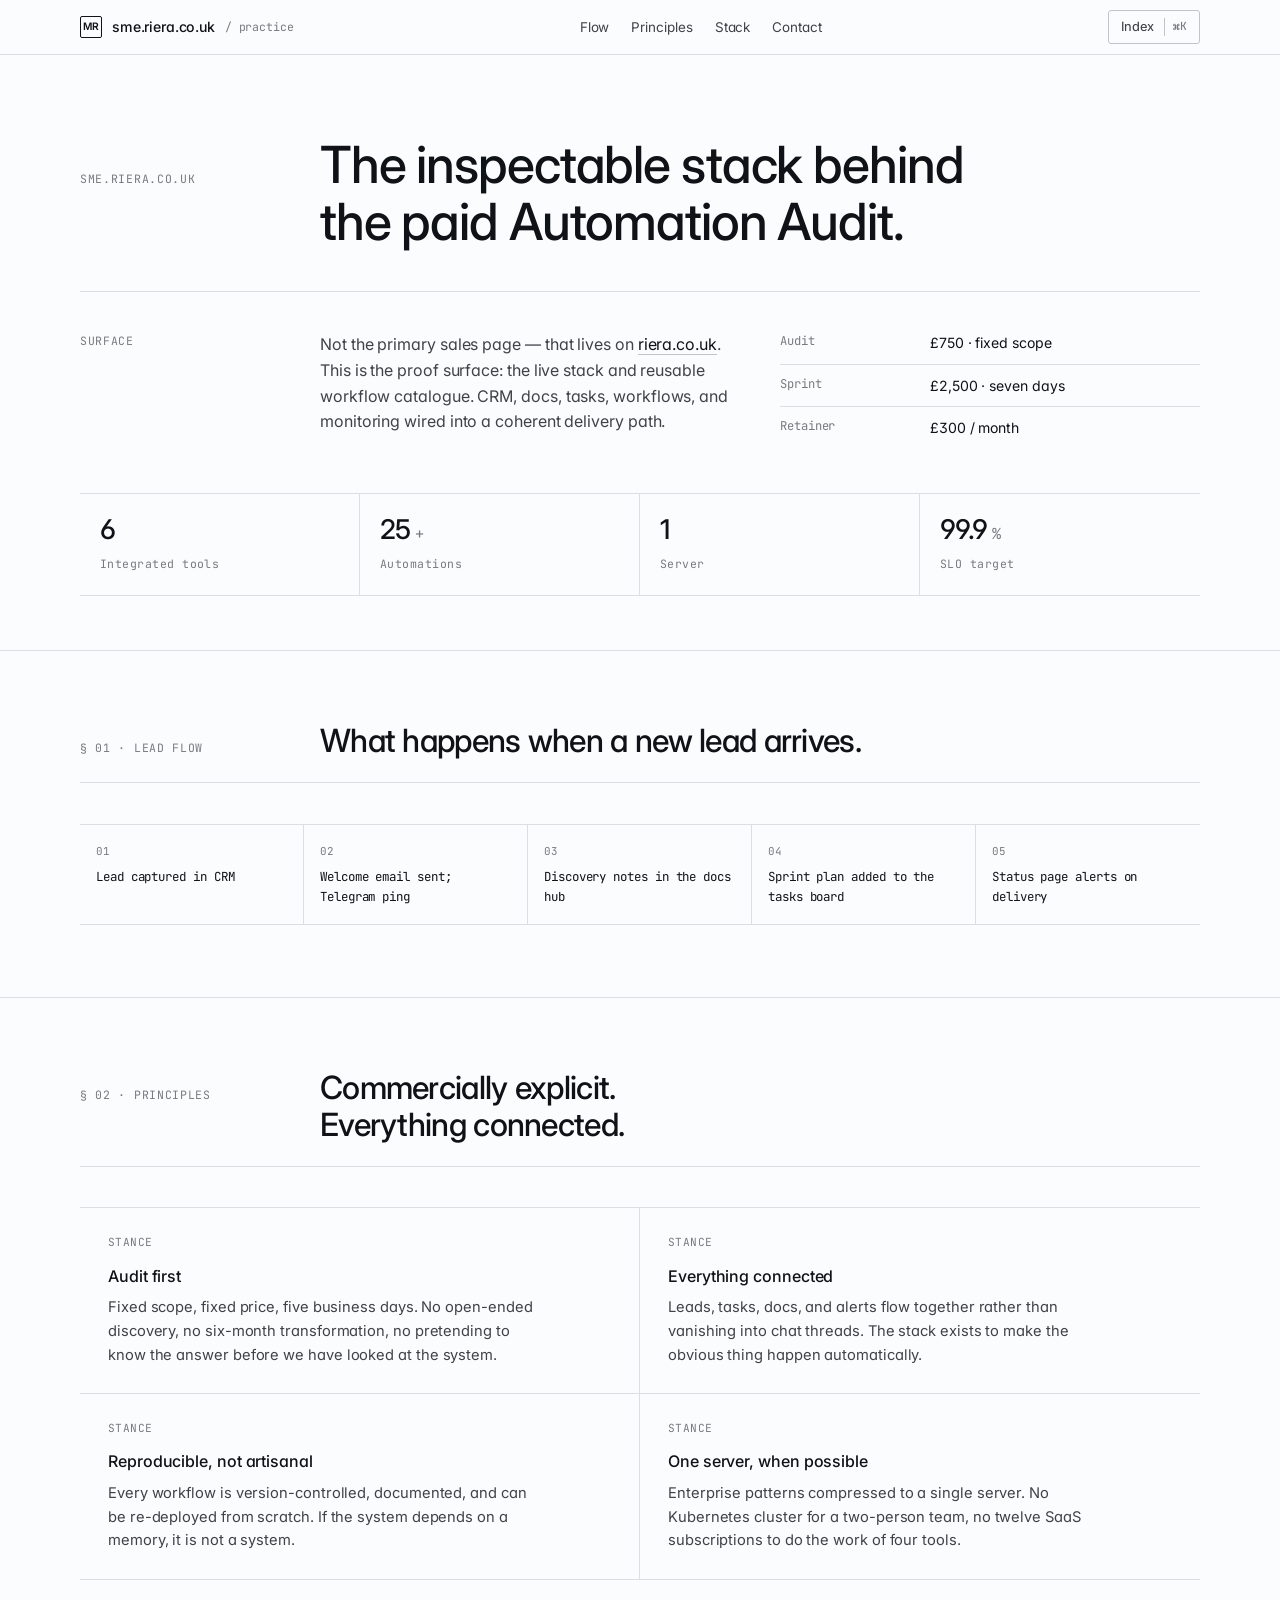
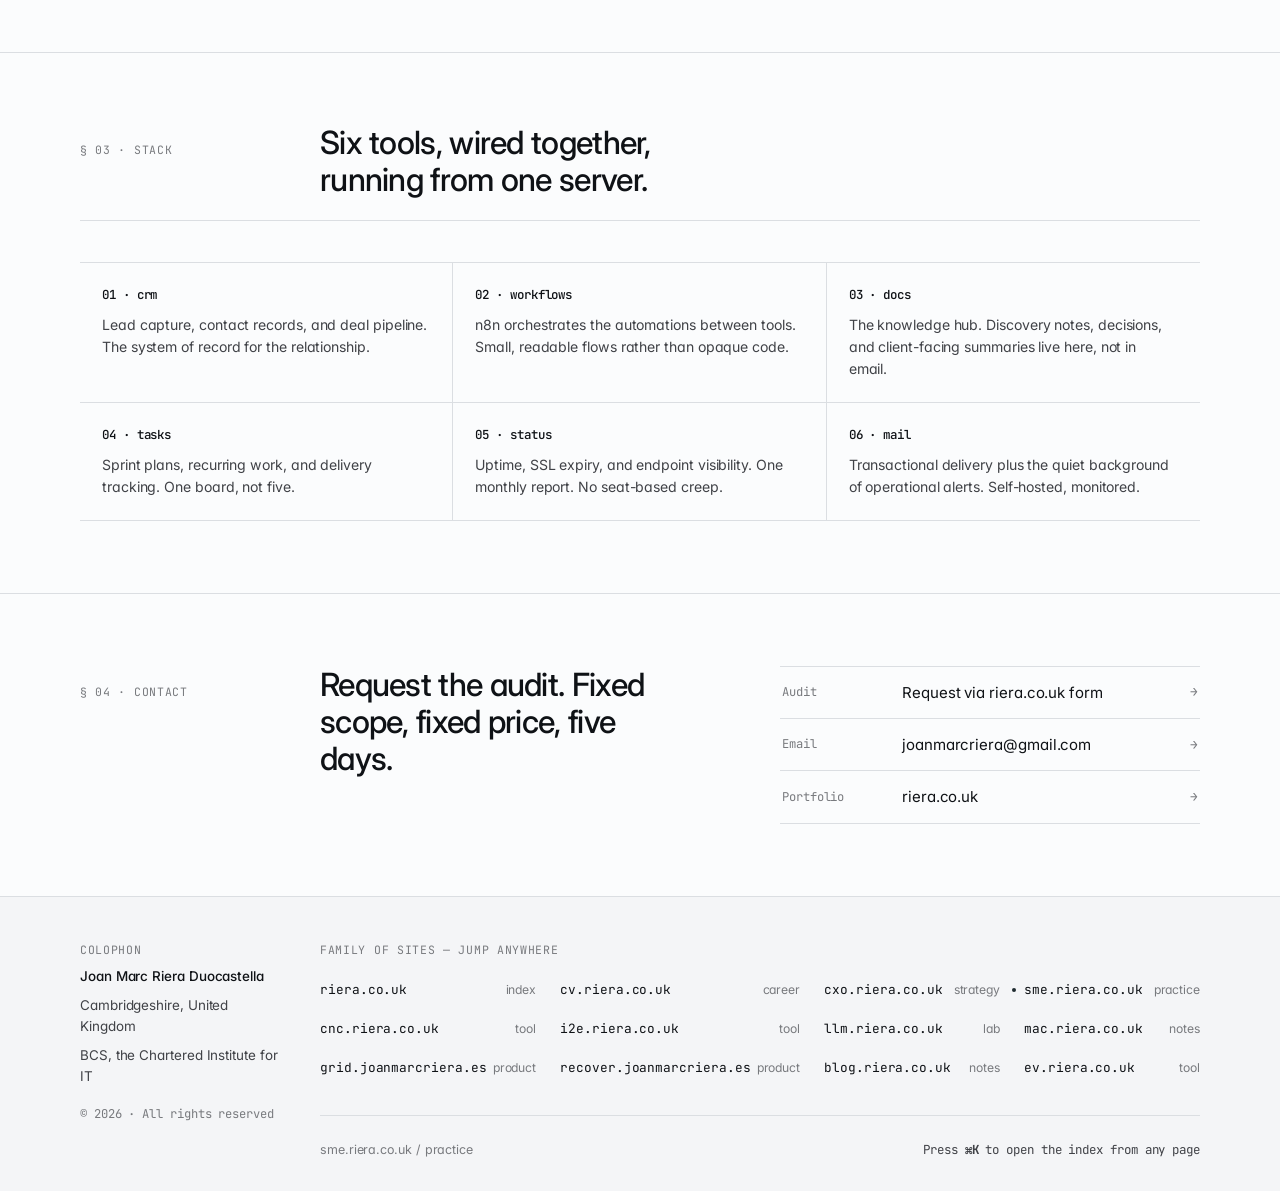
<file: index.html>
<!DOCTYPE html>
<html lang="en-GB" data-site="sme">
<head>
    <meta charset="UTF-8">
    <meta name="viewport" content="width=device-width, initial-scale=1.0">
    <meta name="description" content="The inspectable stack behind the paid Automation Audit. CRM, docs, tasks, workflows, and monitoring wired into a coherent delivery path.">
    <meta name="theme-color" content="#1f2436">
    <link rel="canonical" href="https://sme.riera.co.uk/">
    <meta property="og:title" content="SME Automation — The inspectable stack">
    <meta property="og:description" content="Proof surface for the Automation Audit. Self-hosted, reproducible, and deliberately small.">
    <meta property="og:type" content="website">
    <meta property="og:url" content="https://sme.riera.co.uk/">
    <title>SME Automation — Inspectable Stack</title>
    <link rel="preconnect" href="https://fonts.googleapis.com">
    <link rel="preconnect" href="https://fonts.gstatic.com" crossorigin>
    <link href="https://fonts.googleapis.com/css2?family=Inter:wght@300;400;450;500;600&family=JetBrains+Mono:wght@400;500&display=swap" rel="stylesheet">
    <link rel="stylesheet" href="styles.css">
</head>
<body>

<header class="chrome-top">
    <div class="inner">
        <a class="brand" href="https://riera.co.uk/">
            <span class="mark">MR</span>
            <span>sme.riera.co.uk</span>
            <span class="sub">/ practice</span>
        </a>
        <nav class="chrome-nav">
            <a href="#flow">Flow</a>
            <a href="#principles">Principles</a>
            <a href="#stack">Stack</a>
            <a href="#contact">Contact</a>
        </nav>
        <button class="switch-btn" id="switcher-open" aria-label="Open site index">
            <span>Index</span>
            <span class="kbd">⌘K</span>
        </button>
    </div>
</header>

<div class="switcher" id="switcher" role="dialog" aria-modal="true" aria-label="Portfolio site index">
    <div class="switcher-card">
        <div class="switcher-head">
            <span class="title">Portfolio index — jump to site</span>
            <button class="close" id="switcher-close" aria-label="Close">Esc</button>
        </div>
        <div class="switcher-list" id="switcher-list"></div>
    </div>
</div>

<main>

    <section class="sub-hero">
        <div class="container">
            <div class="sub-head-grid">
                <span class="label">sme.riera.co.uk</span>
                <h1>The inspectable stack behind the paid Automation Audit.</h1>
            </div>
            <div class="meta-grid">
                <span class="label">Surface</span>
                <p class="deck">Not the primary sales page — that lives on <a href="https://riera.co.uk/" style="border-bottom: 1px solid var(--line-2); color: var(--ink);">riera.co.uk</a>. This is the proof surface: the live stack and reusable workflow catalogue. CRM, docs, tasks, workflows, and monitoring wired into a coherent delivery path.</p>
                <div class="signal-list">
                    <div class="signal-row"><span class="k">Audit</span><span>£750 · fixed scope</span></div>
                    <div class="signal-row"><span class="k">Sprint</span><span>£2,500 · seven days</span></div>
                    <div class="signal-row"><span class="k">Retainer</span><span>£300 / month</span></div>
                </div>
            </div>
            <div class="stat-strip">
                <div class="stat-cell"><span class="n">6</span><span class="l">Integrated tools</span></div>
                <div class="stat-cell"><span class="n">25<span class="u">+</span></span><span class="l">Automations</span></div>
                <div class="stat-cell"><span class="n">1</span><span class="l">Server</span></div>
                <div class="stat-cell"><span class="n">99.9<span class="u">%</span></span><span class="l">SLO target</span></div>
            </div>
        </div>
    </section>

    <section class="section" id="flow">
        <div class="container">
            <div class="sec-head">
                <span class="label">§ 01 · Lead flow</span>
                <h2 class="sec-title">What happens when a new lead arrives.</h2>
            </div>
            <div class="ingest">
                <div class="ingest-node" data-idx="01">Lead captured in CRM</div>
                <div class="ingest-node" data-idx="02">Welcome email sent; Telegram ping</div>
                <div class="ingest-node" data-idx="03">Discovery notes in the docs hub</div>
                <div class="ingest-node" data-idx="04">Sprint plan added to the tasks board</div>
                <div class="ingest-node" data-idx="05">Status page alerts on delivery</div>
            </div>
        </div>
    </section>

    <section class="section" id="principles">
        <div class="container">
            <div class="sec-head">
                <span class="label">§ 02 · Principles</span>
                <h2 class="sec-title">Commercially explicit. Everything connected.</h2>
            </div>
            <div class="panel-row">
                <div class="panel">
                    <span class="tag">Stance</span>
                    <h3>Audit first</h3>
                    <p>Fixed scope, fixed price, five business days. No open-ended discovery, no six-month transformation, no pretending to know the answer before we have looked at the system.</p>
                </div>
                <div class="panel">
                    <span class="tag">Stance</span>
                    <h3>Everything connected</h3>
                    <p>Leads, tasks, docs, and alerts flow together rather than vanishing into chat threads. The stack exists to make the obvious thing happen automatically.</p>
                </div>
                <div class="panel">
                    <span class="tag">Stance</span>
                    <h3>Reproducible, not artisanal</h3>
                    <p>Every workflow is version-controlled, documented, and can be re-deployed from scratch. If the system depends on a memory, it is not a system.</p>
                </div>
                <div class="panel">
                    <span class="tag">Stance</span>
                    <h3>One server, when possible</h3>
                    <p>Enterprise patterns compressed to a single server. No Kubernetes cluster for a two-person team, no twelve SaaS subscriptions to do the work of four tools.</p>
                </div>
            </div>
        </div>
    </section>

    <section class="section" id="stack">
        <div class="container">
            <div class="sec-head">
                <span class="label">§ 03 · Stack</span>
                <h2 class="sec-title">Six tools, wired together, running from one server.</h2>
            </div>
            <div class="kbd-grid">
                <div class="kbd-card"><code>01 · crm</code><p>Lead capture, contact records, and deal pipeline. The system of record for the relationship.</p></div>
                <div class="kbd-card"><code>02 · workflows</code><p>n8n orchestrates the automations between tools. Small, readable flows rather than opaque code.</p></div>
                <div class="kbd-card"><code>03 · docs</code><p>The knowledge hub. Discovery notes, decisions, and client-facing summaries live here, not in email.</p></div>
                <div class="kbd-card"><code>04 · tasks</code><p>Sprint plans, recurring work, and delivery tracking. One board, not five.</p></div>
                <div class="kbd-card"><code>05 · status</code><p>Uptime, SSL expiry, and endpoint visibility. One monthly report. No seat-based creep.</p></div>
                <div class="kbd-card"><code>06 · mail</code><p>Transactional delivery plus the quiet background of operational alerts. Self-hosted, monitored.</p></div>
            </div>
        </div>
    </section>

    <section class="contact" id="contact">
        <div class="container inner">
            <span class="label">§ 04 · Contact</span>
            <h2>Request the audit. Fixed scope, fixed price, five days.</h2>
            <div class="contact-links">
                <a class="contact-link" href="https://riera.co.uk/#practice">
                    <span class="k">Audit</span>
                    <span class="v">Request via riera.co.uk form</span>
                    <span class="a">→</span>
                </a>
                <a class="contact-link" href="mailto:joanmarcriera@gmail.com?subject=Automation%20Audit">
                    <span class="k">Email</span>
                    <span class="v">joanmarcriera@gmail.com</span>
                    <span class="a">→</span>
                </a>
                <a class="contact-link" href="https://riera.co.uk/">
                    <span class="k">Portfolio</span>
                    <span class="v">riera.co.uk</span>
                    <span class="a">→</span>
                </a>
            </div>
        </div>
    </section>

</main>

<footer class="chrome-footer">
    <div class="inner">
        <div class="foot-brand">
            <span class="label">Colophon</span>
            <span class="line">Joan Marc Riera Duocastella</span>
            <span>Cambridgeshire, United Kingdom</span>
            <span>BCS, the Chartered Institute for IT</span>
            <span class="stamp">© 2026 · All rights reserved</span>
        </div>
        <div>
            <div class="foot-family-label">Family of sites — jump anywhere</div>
            <div class="foot-grid" id="foot-grid"></div>
            <div class="foot-bottom">
                <span>sme.riera.co.uk / practice</span>
                <span class="mono">Press <strong>⌘K</strong> to open the index from any page</span>
            </div>
        </div>
    </div>
</footer>

<script src="chrome.js"></script>
</body>
</html>
</file>
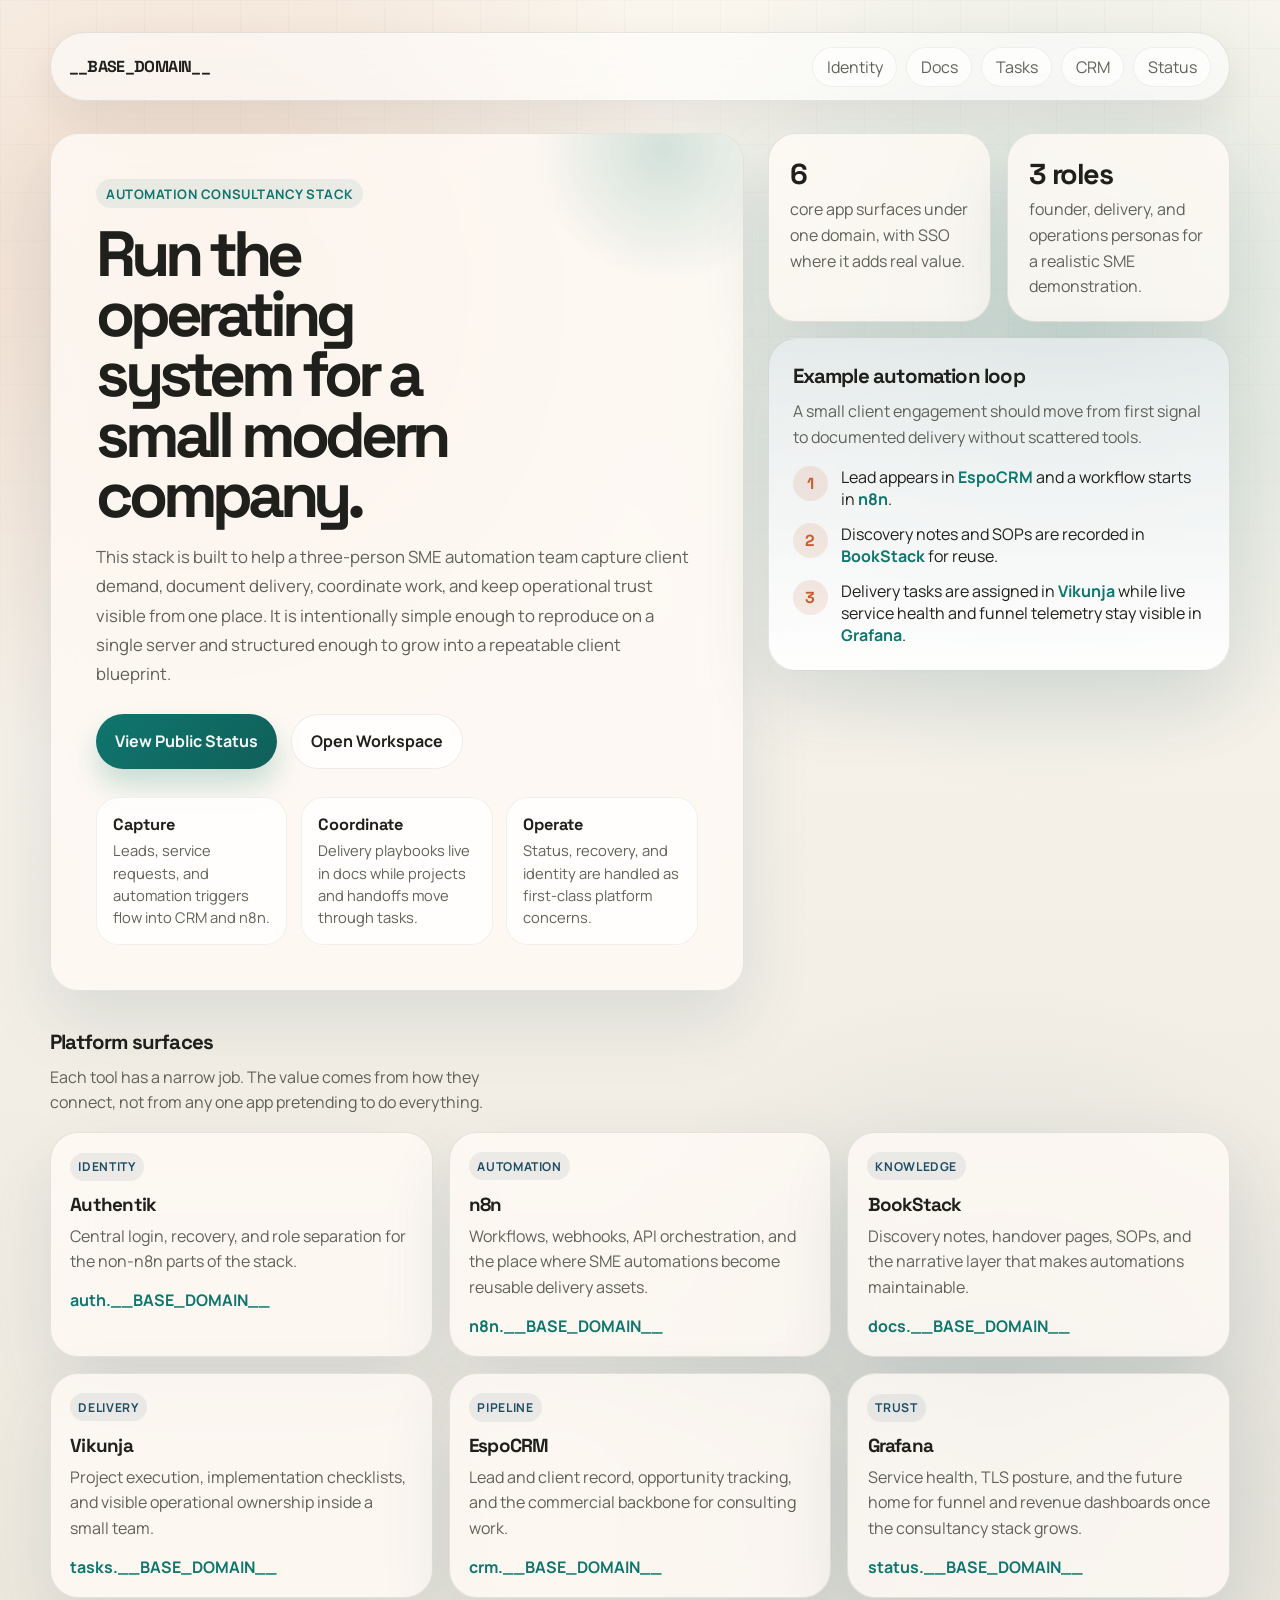
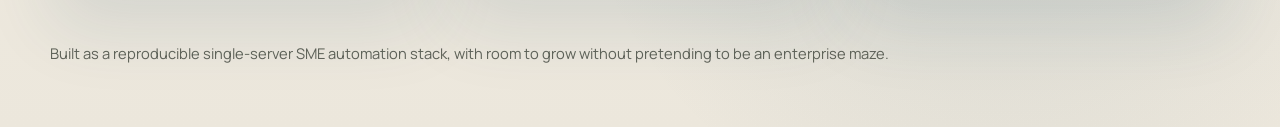
<file: scripts/server/templates/landing-page.html>
<!doctype html>
<html lang="en">
<head>
  <meta charset="utf-8">
  <meta name="viewport" content="width=device-width, initial-scale=1">
  <title>__BASE_DOMAIN__</title>
  <link rel="preconnect" href="https://fonts.googleapis.com">
  <link rel="preconnect" href="https://fonts.gstatic.com" crossorigin>
  <link href="https://fonts.googleapis.com/css2?family=Space+Grotesk:wght@400;500;700&family=Manrope:wght@400;500;700&display=swap" rel="stylesheet">
  <style>
    :root {
      --bg: #f3efe6;
      --panel: rgba(255, 251, 245, 0.8);
      --text: #1f1f1b;
      --muted: #5f6258;
      --line: rgba(31, 31, 27, 0.1);
      --accent: #0f766e;
      --accent-2: #c65d31;
      --accent-3: #204e64;
      --shadow: 0 30px 70px rgba(32, 78, 100, 0.12);
      --radius: 28px;
    }

    * {
      box-sizing: border-box;
    }

    html {
      scroll-behavior: smooth;
    }

    body {
      margin: 0;
      min-height: 100vh;
      font-family: "Manrope", "Avenir Next", "Segoe UI", sans-serif;
      color: var(--text);
      background:
        radial-gradient(circle at 15% 15%, rgba(198, 93, 49, 0.18), transparent 28%),
        radial-gradient(circle at 82% 20%, rgba(15, 118, 110, 0.16), transparent 26%),
        radial-gradient(circle at 78% 82%, rgba(32, 78, 100, 0.12), transparent 25%),
        linear-gradient(180deg, #faf6ee 0%, var(--bg) 58%, #ece7dc 100%);
    }

    body::before {
      content: "";
      position: fixed;
      inset: 0;
      background-image:
        linear-gradient(rgba(31, 31, 27, 0.04) 1px, transparent 1px),
        linear-gradient(90deg, rgba(31, 31, 27, 0.04) 1px, transparent 1px);
      background-size: 48px 48px;
      mask-image: linear-gradient(180deg, rgba(0, 0, 0, 0.5), transparent 85%);
      pointer-events: none;
    }

    a {
      color: inherit;
      text-decoration: none;
    }

    .shell {
      position: relative;
      width: min(1180px, calc(100% - 2rem));
      margin: 0 auto;
      padding: 2rem 0 4rem;
    }

    .topbar {
      display: flex;
      justify-content: space-between;
      align-items: center;
      gap: 1rem;
      margin-bottom: 2rem;
      padding: 0.85rem 1.1rem;
      border: 1px solid var(--line);
      border-radius: 999px;
      background: rgba(255, 255, 255, 0.58);
      backdrop-filter: blur(16px);
      box-shadow: 0 16px 40px rgba(31, 31, 27, 0.08);
    }

    .brand {
      font-family: "Space Grotesk", "Avenir Next", sans-serif;
      font-weight: 700;
      letter-spacing: -0.04em;
      font-size: 1rem;
    }

    .topbar-nav {
      display: flex;
      flex-wrap: wrap;
      gap: 0.55rem;
      justify-content: flex-end;
    }

    .nav-pill {
      padding: 0.5rem 0.85rem;
      border-radius: 999px;
      color: var(--muted);
      background: rgba(255, 255, 255, 0.65);
      border: 1px solid rgba(31, 31, 27, 0.06);
      transition: transform 180ms ease, background 180ms ease;
    }

    .nav-pill:hover {
      transform: translateY(-1px);
      background: rgba(255, 255, 255, 0.95);
    }

    .hero {
      display: grid;
      grid-template-columns: minmax(0, 1.2fr) minmax(320px, 0.8fr);
      gap: 1.5rem;
      align-items: stretch;
      margin-bottom: 1.5rem;
    }

    .hero-card,
    .metric-card,
    .tool-card,
    .flow-card {
      position: relative;
      overflow: hidden;
      border-radius: var(--radius);
      border: 1px solid var(--line);
      background: var(--panel);
      backdrop-filter: blur(18px);
      box-shadow: var(--shadow);
    }

    .hero-card {
      padding: 2.8rem;
    }

    .hero-card::after {
      content: "";
      position: absolute;
      width: 18rem;
      height: 18rem;
      right: -4rem;
      top: -8rem;
      background: radial-gradient(circle, rgba(15, 118, 110, 0.18), transparent 65%);
      pointer-events: none;
    }

    .eyebrow {
      display: inline-flex;
      gap: 0.5rem;
      align-items: center;
      padding: 0.35rem 0.65rem;
      border-radius: 999px;
      background: rgba(15, 118, 110, 0.08);
      color: var(--accent);
      font-size: 0.82rem;
      font-weight: 700;
      letter-spacing: 0.04em;
      text-transform: uppercase;
    }

    h1 {
      margin: 1rem 0 0.9rem;
      font-family: "Space Grotesk", "Avenir Next", sans-serif;
      font-size: clamp(2.8rem, 5vw, 5.6rem);
      line-height: 0.94;
      letter-spacing: -0.08em;
      max-width: 10ch;
    }

    .hero-copy {
      max-width: 60ch;
      font-size: 1.05rem;
      line-height: 1.75;
      color: var(--muted);
      margin-bottom: 1.6rem;
    }

    .hero-actions {
      display: flex;
      flex-wrap: wrap;
      gap: 0.85rem;
      margin-bottom: 1.8rem;
    }

    .button {
      display: inline-flex;
      align-items: center;
      justify-content: center;
      padding: 0.95rem 1.2rem;
      border-radius: 999px;
      font-weight: 700;
      transition: transform 180ms ease, box-shadow 180ms ease, background 180ms ease;
    }

    .button-primary {
      background: linear-gradient(135deg, var(--accent), #105f5a);
      color: #f7faf9;
      box-shadow: 0 16px 28px rgba(15, 118, 110, 0.22);
    }

    .button-secondary {
      background: rgba(255, 255, 255, 0.72);
      color: var(--text);
      border: 1px solid rgba(31, 31, 27, 0.08);
    }

    .button:hover {
      transform: translateY(-2px);
    }

    .highlights {
      display: grid;
      grid-template-columns: repeat(3, minmax(0, 1fr));
      gap: 0.85rem;
    }

    .highlight {
      padding: 1rem;
      border-radius: 22px;
      background: rgba(255, 255, 255, 0.72);
      border: 1px solid rgba(31, 31, 27, 0.06);
    }

    .highlight strong {
      display: block;
      font-family: "Space Grotesk", sans-serif;
      font-size: 1.02rem;
      margin-bottom: 0.25rem;
    }

    .highlight span {
      color: var(--muted);
      font-size: 0.92rem;
      line-height: 1.5;
    }

    .hero-side {
      display: grid;
      gap: 1rem;
      align-content: start;
    }

    .metric-card {
      padding: 1.35rem;
    }

    .metric-card strong {
      display: block;
      font-family: "Space Grotesk", sans-serif;
      font-size: 1.8rem;
      letter-spacing: -0.05em;
      margin-bottom: 0.35rem;
    }

    .metric-card p,
    .flow-card p {
      margin: 0;
      color: var(--muted);
      line-height: 1.6;
    }

    .metric-grid {
      display: grid;
      grid-template-columns: repeat(2, minmax(0, 1fr));
      gap: 1rem;
    }

    .flow-card {
      padding: 1.5rem;
      background:
        linear-gradient(180deg, rgba(32, 78, 100, 0.08), rgba(255, 255, 255, 0.7)),
        rgba(255, 255, 255, 0.74);
    }

    .flow-card h2,
    .section-header h2 {
      margin: 0 0 0.6rem;
      font-family: "Space Grotesk", sans-serif;
      font-size: 1.28rem;
      letter-spacing: -0.04em;
    }

    .flow-list {
      display: grid;
      gap: 0.8rem;
      margin-top: 1rem;
    }

    .flow-step {
      display: grid;
      grid-template-columns: 2.2rem minmax(0, 1fr);
      gap: 0.85rem;
      align-items: start;
    }

    .flow-step b {
      display: inline-flex;
      align-items: center;
      justify-content: center;
      width: 2.2rem;
      height: 2.2rem;
      border-radius: 50%;
      font-family: "Space Grotesk", sans-serif;
      background: rgba(198, 93, 49, 0.12);
      color: var(--accent-2);
    }

    .section-header {
      display: flex;
      justify-content: space-between;
      align-items: end;
      gap: 1rem;
      margin: 2.4rem 0 1rem;
    }

    .section-header p {
      margin: 0;
      color: var(--muted);
      max-width: 48ch;
      line-height: 1.6;
    }

    .tool-grid {
      display: grid;
      grid-template-columns: repeat(3, minmax(0, 1fr));
      gap: 1rem;
    }

    .tool-card {
      padding: 1.2rem;
      transition: transform 180ms ease, border-color 180ms ease, background 180ms ease;
    }

    .tool-card:hover {
      transform: translateY(-4px);
      border-color: rgba(15, 118, 110, 0.28);
      background: rgba(255, 255, 255, 0.92);
    }

    .tool-card .tag {
      display: inline-flex;
      margin-bottom: 0.75rem;
      padding: 0.35rem 0.55rem;
      border-radius: 999px;
      font-size: 0.76rem;
      font-weight: 700;
      text-transform: uppercase;
      letter-spacing: 0.05em;
      color: var(--accent-3);
      background: rgba(32, 78, 100, 0.08);
    }

    .tool-card h3 {
      margin: 0 0 0.4rem;
      font-family: "Space Grotesk", sans-serif;
      font-size: 1.18rem;
      letter-spacing: -0.04em;
    }

    .tool-card p {
      margin: 0 0 0.9rem;
      color: var(--muted);
      line-height: 1.6;
    }

    .tool-link {
      font-weight: 700;
      color: var(--accent);
    }

    footer {
      margin-top: 1.6rem;
      padding: 1.2rem 0 0;
      color: var(--muted);
      font-size: 0.92rem;
    }

    @media (max-width: 980px) {
      .hero,
      .tool-grid {
        grid-template-columns: 1fr;
      }

      .metric-grid,
      .highlights {
        grid-template-columns: 1fr;
      }

      .section-header {
        align-items: start;
        flex-direction: column;
      }
    }

    @media (max-width: 640px) {
      .shell {
        width: min(100% - 1rem, 1180px);
        padding-top: 1rem;
      }

      .topbar {
        border-radius: 24px;
        padding: 1rem;
      }

      .hero-card,
      .metric-card,
      .flow-card,
      .tool-card {
        border-radius: 24px;
      }

      .hero-card {
        padding: 1.5rem;
      }

      h1 {
        max-width: 12ch;
      }
    }
  </style>
</head>
<body>
  <div class="shell">
    <header class="topbar">
      <div class="brand">__BASE_DOMAIN__</div>
      <nav class="topbar-nav" aria-label="Platform areas">
        <a class="nav-pill" href="__AUTH_URL__">Identity</a>
        <a class="nav-pill" href="__DOCS_URL__">Docs</a>
        <a class="nav-pill" href="__TASKS_URL__">Tasks</a>
        <a class="nav-pill" href="__CRM_URL__">CRM</a>
        <a class="nav-pill" href="__STATUS_URL__">Status</a>
      </nav>
    </header>

    <section class="hero">
      <article class="hero-card">
        <div class="eyebrow">Automation Consultancy Stack</div>
        <h1>Run the operating system for a small modern company.</h1>
        <p class="hero-copy">
          This stack is built to help a three-person SME automation team capture client demand,
          document delivery, coordinate work, and keep operational trust visible from one place.
          It is intentionally simple enough to reproduce on a single server and structured enough
          to grow into a repeatable client blueprint.
        </p>
        <div class="hero-actions">
          <a class="button button-primary" href="__PUBLIC_STATUS_URL__">View Public Status</a>
          <a class="button button-secondary" href="__AUTH_URL__">Open Workspace</a>
        </div>
        <div class="highlights">
          <div class="highlight">
            <strong>Capture</strong>
            <span>Leads, service requests, and automation triggers flow into CRM and n8n.</span>
          </div>
          <div class="highlight">
            <strong>Coordinate</strong>
            <span>Delivery playbooks live in docs while projects and handoffs move through tasks.</span>
          </div>
          <div class="highlight">
            <strong>Operate</strong>
            <span>Status, recovery, and identity are handled as first-class platform concerns.</span>
          </div>
        </div>
      </article>

      <aside class="hero-side">
        <div class="metric-grid">
          <section class="metric-card">
            <strong>6</strong>
            <p>core app surfaces under one domain, with SSO where it adds real value.</p>
          </section>
          <section class="metric-card">
            <strong>3 roles</strong>
            <p>founder, delivery, and operations personas for a realistic SME demonstration.</p>
          </section>
        </div>
        <section class="flow-card">
          <h2>Example automation loop</h2>
          <p>A small client engagement should move from first signal to documented delivery without scattered tools.</p>
          <div class="flow-list">
            <div class="flow-step">
              <b>1</b>
              <div>Lead appears in <a class="tool-link" href="__CRM_URL__">EspoCRM</a> and a workflow starts in <a class="tool-link" href="__N8N_URL__">n8n</a>.</div>
            </div>
            <div class="flow-step">
              <b>2</b>
              <div>Discovery notes and SOPs are recorded in <a class="tool-link" href="__DOCS_URL__">BookStack</a> for reuse.</div>
            </div>
            <div class="flow-step">
              <b>3</b>
              <div>Delivery tasks are assigned in <a class="tool-link" href="__TASKS_URL__">Vikunja</a> while live service health and funnel telemetry stay visible in <a class="tool-link" href="__STATUS_URL__">Grafana</a>.</div>
            </div>
          </div>
        </section>
      </aside>
    </section>

    <section>
      <div class="section-header">
        <div>
          <h2>Platform surfaces</h2>
          <p>Each tool has a narrow job. The value comes from how they connect, not from any one app pretending to do everything.</p>
        </div>
      </div>

      <div class="tool-grid">
        <a class="tool-card" href="__AUTH_URL__">
          <span class="tag">Identity</span>
          <h3>Authentik</h3>
          <p>Central login, recovery, and role separation for the non-n8n parts of the stack.</p>
          <span class="tool-link">auth.__BASE_DOMAIN__</span>
        </a>

        <a class="tool-card" href="__N8N_URL__">
          <span class="tag">Automation</span>
          <h3>n8n</h3>
          <p>Workflows, webhooks, API orchestration, and the place where SME automations become reusable delivery assets.</p>
          <span class="tool-link">n8n.__BASE_DOMAIN__</span>
        </a>

        <a class="tool-card" href="__DOCS_URL__">
          <span class="tag">Knowledge</span>
          <h3>BookStack</h3>
          <p>Discovery notes, handover pages, SOPs, and the narrative layer that makes automations maintainable.</p>
          <span class="tool-link">docs.__BASE_DOMAIN__</span>
        </a>

        <a class="tool-card" href="__TASKS_URL__">
          <span class="tag">Delivery</span>
          <h3>Vikunja</h3>
          <p>Project execution, implementation checklists, and visible operational ownership inside a small team.</p>
          <span class="tool-link">tasks.__BASE_DOMAIN__</span>
        </a>

        <a class="tool-card" href="__CRM_URL__">
          <span class="tag">Pipeline</span>
          <h3>EspoCRM</h3>
          <p>Lead and client record, opportunity tracking, and the commercial backbone for consulting work.</p>
          <span class="tool-link">crm.__BASE_DOMAIN__</span>
        </a>

        <a class="tool-card" href="__STATUS_URL__">
          <span class="tag">Trust</span>
          <h3>Grafana</h3>
          <p>Service health, TLS posture, and the future home for funnel and revenue dashboards once the consultancy stack grows.</p>
          <span class="tool-link">status.__BASE_DOMAIN__</span>
        </a>
      </div>
    </section>

    <footer>
      Built as a reproducible single-server SME automation stack, with room to grow without pretending to be an enterprise maze.
    </footer>
  </div>
</body>
</html>
</file>
<file: styles.css>
/*
 * riera.co.uk — Portfolio System
 * Variation A · Neutral — Inter throughout, graphite accent
 * Shared design tokens used across the ecosystem.
 */

:root {
  --accent-h: 220;
  --accent-c: 0.02;
  --accent-l: 28%;

  --paper:   oklch(99% 0.002 250);
  --paper-2: oklch(97% 0.003 250);
  --ink:     oklch(18% 0.01 260);
  --ink-2:   oklch(38% 0.008 260);
  --ink-3:   oklch(58% 0.006 260);
  --line:    oklch(90% 0.006 250);
  --line-2:  oklch(82% 0.008 250);

  --accent:      oklch(var(--accent-l) var(--accent-c) var(--accent-h));
  --accent-2:    oklch(calc(var(--accent-l) - 6%) var(--accent-c) var(--accent-h));
  --accent-wash: oklch(var(--accent-l) var(--accent-c) var(--accent-h) / 0.06);

  --font-display: "Inter", "Helvetica Neue", system-ui, sans-serif;
  --font-body:    "Inter", "Helvetica Neue", system-ui, sans-serif;
  --font-mono:    "JetBrains Mono", ui-monospace, SFMono-Regular, Menlo, monospace;

  --display-tracking: -0.022em;
  --display-weight: 500;
  --body-tracking: -0.005em;
  --radius: 2px;
}

*, *::before, *::after { box-sizing: border-box; }
html { scroll-behavior: smooth; }

body {
  margin: 0;
  font-family: var(--font-body);
  font-size: 15.5px;
  line-height: 1.55;
  letter-spacing: var(--body-tracking);
  color: var(--ink);
  background: var(--paper);
  font-feature-settings: "ss01", "cv11";
  -webkit-font-smoothing: antialiased;
  text-rendering: optimizeLegibility;
}
h1, h2, h3, h4, p, ul, ol, figure { margin: 0; }
a { color: inherit; text-decoration: none; }
ul { padding: 0; list-style: none; }
button { font: inherit; }

.mono { font-family: var(--font-mono); }

.label {
  font-family: var(--font-mono);
  font-size: 0.72rem;
  letter-spacing: 0.06em;
  text-transform: uppercase;
  color: var(--ink-3);
}

.container {
  max-width: 1200px;
  margin: 0 auto;
  padding: 0 clamp(20px, 4vw, 40px);
}

/* ─── Top chrome ─── */
.chrome-top {
  position: sticky; top: 0; z-index: 50;
  background: color-mix(in oklab, var(--paper) 92%, transparent);
  backdrop-filter: saturate(140%) blur(12px);
  -webkit-backdrop-filter: saturate(140%) blur(12px);
  border-bottom: 1px solid var(--line);
}
.chrome-top .inner {
  max-width: 1200px; margin: 0 auto;
  padding: 0 clamp(20px, 4vw, 40px);
  height: 54px;
  display: flex; align-items: center; justify-content: space-between;
  gap: 24px;
}

.brand {
  display: inline-flex; align-items: center; gap: 10px;
  font-family: var(--font-body);
  font-size: 0.88rem;
  font-weight: 500;
  letter-spacing: -0.01em;
  color: var(--ink);
}
.brand .mark {
  display: inline-flex; align-items: center; justify-content: center;
  width: 22px; height: 22px;
  border: 1px solid var(--ink);
  border-radius: 2px;
  font-size: 0.64rem;
  font-weight: 600;
  letter-spacing: 0;
}
.brand .sub {
  font-family: var(--font-mono);
  font-size: 0.72rem;
  color: var(--ink-3);
  font-weight: 400;
}

.chrome-nav { display: flex; gap: 22px; align-items: center; }
.chrome-nav a {
  font-size: 0.84rem;
  color: var(--ink-2);
  transition: color 160ms;
}
.chrome-nav a:hover { color: var(--ink); }

.switch-btn {
  display: inline-flex; align-items: center; gap: 8px;
  padding: 6px 12px;
  border: 1px solid var(--line-2);
  border-radius: 3px;
  background: transparent;
  color: var(--ink-2);
  font-family: var(--font-body);
  font-size: 0.8rem;
  font-weight: 450;
  cursor: pointer;
  white-space: nowrap;
  flex-shrink: 0;
  transition: color 160ms, border-color 160ms, background 160ms;
}
.switch-btn:hover { color: var(--ink); border-color: var(--ink-2); }
.switch-btn .kbd {
  font-family: var(--font-mono);
  font-size: 0.7rem;
  color: var(--ink-3);
  border-left: 1px solid var(--line-2);
  padding-left: 8px;
  margin-left: 2px;
}

/* ─── Switcher (⌘K site index) ─── */
.switcher {
  position: fixed; inset: 0; z-index: 80;
  background: color-mix(in oklab, var(--paper) 60%, transparent);
  backdrop-filter: blur(8px);
  -webkit-backdrop-filter: blur(8px);
  display: none;
  align-items: flex-start; justify-content: center;
  padding-top: 12vh;
}
.switcher.open { display: flex; animation: fade 140ms ease; }
@keyframes fade { from { opacity: 0; } to { opacity: 1; } }

.switcher-card {
  width: min(780px, 92vw);
  background: var(--paper);
  border: 1px solid var(--line-2);
  border-radius: 4px;
  overflow: hidden;
  box-shadow: 0 24px 64px -24px oklch(0% 0 0 / 0.18);
}
.switcher-head {
  display: flex; justify-content: space-between; align-items: center;
  padding: 12px 18px;
  border-bottom: 1px solid var(--line);
}
.switcher-head .title {
  font-size: 0.82rem;
  font-weight: 500;
  color: var(--ink-2);
}
.switcher-head .close {
  background: none; border: none; color: var(--ink-3);
  cursor: pointer;
  font-family: var(--font-mono); font-size: 0.74rem;
}
.switcher-list { padding: 6px 0; max-height: 62vh; overflow: auto; }
.switch-row {
  display: grid;
  grid-template-columns: 40px 1fr auto;
  align-items: center;
  gap: 18px;
  padding: 12px 18px;
  cursor: pointer;
  border-left: 2px solid transparent;
  transition: background 140ms, border-color 140ms;
}
.switch-row:hover, .switch-row.is-focus {
  background: var(--paper-2);
  border-left-color: var(--accent);
}
.switch-row.is-current .row-url { color: var(--ink); font-weight: 500; }
.row-num {
  font-family: var(--font-mono);
  font-size: 0.76rem;
  color: var(--ink-3);
}
.row-body .row-title {
  font-size: 0.94rem;
  font-weight: 500;
  color: var(--ink);
  letter-spacing: -0.005em;
}
.row-body .row-desc {
  font-size: 0.82rem;
  color: var(--ink-2);
  margin-top: 2px;
}
.row-url {
  font-family: var(--font-mono);
  font-size: 0.78rem;
  color: var(--ink-2);
  white-space: nowrap;
}

/* ─── Hero ─── */
.hero {
  padding: clamp(70px, 11vh, 130px) 0 clamp(50px, 7vh, 80px);
  border-bottom: 1px solid var(--line);
}
.hero-head {
  display: grid;
  grid-template-columns: 200px 1fr;
  gap: 40px;
  align-items: baseline;
  padding-bottom: 52px;
  border-bottom: 1px solid var(--line);
  margin-bottom: 52px;
}
.hero-head .label { padding-top: 8px; }
.hero-h1 {
  font-family: var(--font-display);
  font-size: clamp(2.2rem, 4.6vw, 3.6rem);
  line-height: 1.1;
  letter-spacing: var(--display-tracking);
  font-weight: var(--display-weight);
  max-width: 22ch;
  text-wrap: balance;
  color: var(--ink);
}
.hero-meta {
  display: grid;
  grid-template-columns: 200px 1fr 1fr;
  gap: 40px;
}
.hero-meta .deck {
  font-size: 1rem;
  line-height: 1.6;
  color: var(--ink-2);
  max-width: 42ch;
  text-wrap: pretty;
}
.hero-meta .deck strong { color: var(--ink); font-weight: 500; }

.signal-list {
  display: grid; gap: 10px;
  align-content: start;
}
.signal-row {
  display: grid; grid-template-columns: 130px 1fr;
  gap: 20px;
  font-size: 0.88rem;
  color: var(--ink);
  padding-bottom: 10px;
  border-bottom: 1px solid var(--line);
}
.signal-row:last-child { border-bottom: none; }
.signal-row .k {
  color: var(--ink-3);
  font-family: var(--font-mono);
  font-size: 0.76rem;
}

/* ─── Sections ─── */
.section { padding: clamp(56px, 8vh, 96px) 0; }
.section + .section { border-top: 1px solid var(--line); }

.sec-head {
  display: grid;
  grid-template-columns: 200px 1fr;
  gap: 40px;
  margin-bottom: clamp(28px, 4.5vh, 48px);
  align-items: baseline;
  padding-bottom: 22px;
  border-bottom: 1px solid var(--line);
}
.sec-title {
  font-family: var(--font-display);
  font-size: clamp(1.5rem, 2.6vw, 2rem);
  letter-spacing: var(--display-tracking);
  font-weight: var(--display-weight);
  line-height: 1.15;
  max-width: 28ch;
  color: var(--ink);
  text-wrap: balance;
}

/* ─── Directory ─── */
.directory { border-top: 1px solid var(--ink); }
.dir-row {
  display: grid;
  grid-template-columns: 40px 1fr 2fr 110px 28px;
  gap: 24px;
  align-items: baseline;
  padding: 22px 4px;
  border-bottom: 1px solid var(--line);
  position: relative;
  transition: padding 220ms;
}
.dir-row::after {
  content: ""; position: absolute; left: 0; top: 0; bottom: 0;
  width: 0; background: var(--accent);
  transition: width 220ms ease;
}
.dir-row:hover::after { width: 2px; }
.dir-row:hover { padding-left: 14px; }
.dir-row:hover .dir-arrow { transform: translateX(4px); color: var(--ink); }
.dir-num {
  font-family: var(--font-mono);
  font-size: 0.78rem;
  color: var(--ink-3);
}
.dir-url {
  font-family: var(--font-mono);
  font-size: 0.86rem;
  color: var(--ink);
  letter-spacing: -0.01em;
  font-weight: 500;
}
.dir-title-row { display: flex; flex-direction: column; gap: 4px; }
.dir-title {
  font-size: 1rem;
  font-weight: 500;
  letter-spacing: -0.01em;
  line-height: 1.3;
  color: var(--ink);
}
.dir-desc {
  font-size: 0.88rem;
  color: var(--ink-2);
  line-height: 1.5;
  max-width: 52ch;
}
.dir-tag {
  font-family: var(--font-mono);
  font-size: 0.7rem;
  letter-spacing: 0.06em;
  text-transform: uppercase;
  color: var(--ink-3);
}
.dir-arrow {
  font-family: var(--font-mono);
  font-size: 0.95rem;
  color: var(--ink-3);
  transition: transform 180ms, color 180ms;
  justify-self: end;
}

/* ─── Prose ─── */
.prose {
  display: grid;
  grid-template-columns: 200px 1fr 1fr;
  gap: 40px;
  align-items: start;
}
.prose-col p {
  font-size: 0.98rem;
  color: var(--ink-2);
  line-height: 1.65;
  margin-bottom: 1em;
  text-wrap: pretty;
  max-width: 52ch;
}
.prose-col p:last-child { margin-bottom: 0; }
.prose-col p strong { color: var(--ink); font-weight: 500; }

/* ─── Practice table ─── */
.practice {
  display: grid;
  grid-template-columns: 200px 1fr;
  gap: 40px;
  align-items: start;
}
.practice-table { border-top: 1px solid var(--ink); }
.practice-row {
  display: grid;
  grid-template-columns: 80px 1fr 120px 40px;
  gap: 24px;
  padding: 22px 4px;
  border-bottom: 1px solid var(--line);
  align-items: baseline;
  position: relative;
  transition: padding 220ms;
}
.practice-row::after {
  content: ""; position: absolute; left: 0; top: 0; bottom: 0;
  width: 0; background: var(--accent);
  transition: width 220ms;
}
.practice-row:hover::after { width: 2px; }
.practice-row:hover { padding-left: 14px; }
.practice-phase {
  font-family: var(--font-mono);
  font-size: 0.78rem;
  color: var(--ink-3);
}
.practice-title {
  font-size: 1rem;
  font-weight: 500;
  color: var(--ink);
  letter-spacing: -0.005em;
}
.practice-desc {
  font-size: 0.88rem;
  color: var(--ink-2);
  line-height: 1.5;
  margin-top: 4px;
  max-width: 58ch;
}
.practice-price {
  font-family: var(--font-mono);
  font-size: 0.88rem;
  color: var(--ink);
  font-weight: 500;
  justify-self: end;
  white-space: nowrap;
}
.practice-price .u { color: var(--ink-3); font-weight: 400; }
.practice-row .practice-arrow {
  font-family: var(--font-mono);
  color: var(--ink-3);
  justify-self: end;
  font-size: 0.9rem;
}

/* ─── Contact ─── */
.contact {
  padding: clamp(56px, 8vh, 96px) 0;
  border-top: 1px solid var(--line);
}
.contact .inner {
  display: grid;
  grid-template-columns: 200px 1fr 1fr;
  gap: 40px;
  align-items: baseline;
}
.contact h2 {
  font-family: var(--font-display);
  font-size: clamp(1.5rem, 2.6vw, 2rem);
  letter-spacing: var(--display-tracking);
  font-weight: var(--display-weight);
  line-height: 1.15;
  max-width: 18ch;
}
.contact-links {
  display: flex; flex-direction: column;
  border-top: 1px solid var(--line);
}
.contact-link {
  display: grid;
  grid-template-columns: 100px 1fr auto;
  gap: 20px;
  align-items: center;
  padding: 14px 2px;
  border-bottom: 1px solid var(--line);
  transition: color 160ms, padding 220ms, background 160ms;
  position: relative;
}
.contact-link::after {
  content: ""; position: absolute; left: 0; top: 0; bottom: 0; width: 0;
  background: var(--accent);
  transition: width 220ms;
}
.contact-link:hover::after { width: 2px; }
.contact-link:hover { padding-left: 14px; }
.contact-link .k {
  font-family: var(--font-mono);
  font-size: 0.76rem;
  color: var(--ink-3);
}
.contact-link .v {
  font-size: 0.94rem;
  color: var(--ink);
  letter-spacing: -0.005em;
}
.contact-link .a {
  font-family: var(--font-mono);
  font-size: 0.8rem;
  color: var(--ink-3);
}
.contact-link:hover .a { color: var(--ink); }

/* ─── Stat strip ─── */
.stat-strip {
  display: grid; grid-template-columns: repeat(4, 1fr);
  border-top: 1px solid var(--line); border-bottom: 1px solid var(--line);
  margin-top: 44px;
}
.stat-cell {
  padding: 22px 20px 20px;
  border-right: 1px solid var(--line);
}
.stat-cell:last-child { border-right: none; }
.stat-cell .n {
  font-family: var(--font-display);
  font-size: 1.7rem;
  font-weight: var(--display-weight);
  letter-spacing: -0.02em;
  line-height: 1;
  display: block;
  margin-bottom: 8px;
  color: var(--ink);
}
.stat-cell .n .u {
  font-size: 0.56em;
  color: var(--ink-3);
  font-family: var(--font-mono);
  margin-left: 4px;
  font-weight: 400;
}
.stat-cell .l {
  font-family: var(--font-mono);
  font-size: 0.72rem;
  letter-spacing: 0.04em;
  color: var(--ink-3);
}

/* ─── Panels ─── */
.panel-row {
  display: grid; grid-template-columns: repeat(2, 1fr); gap: 0;
  border-top: 1px solid var(--line);
  border-bottom: 1px solid var(--line);
}
.panel {
  padding: 26px 28px;
  border-right: 1px solid var(--line);
  border-bottom: 1px solid var(--line);
}
.panel:nth-child(2n) { border-right: none; }
.panel:nth-last-child(-n+2) { border-bottom: none; }
.panel h3 {
  font-size: 1rem;
  font-weight: 500;
  letter-spacing: -0.005em;
  margin-bottom: 8px;
  color: var(--ink);
}
.panel p { font-size: 0.92rem; color: var(--ink-2); line-height: 1.6; max-width: 48ch; }
.panel .tag {
  font-family: var(--font-mono);
  font-size: 0.7rem;
  color: var(--ink-3);
  letter-spacing: 0.04em;
  text-transform: uppercase;
  margin-bottom: 12px;
  display: block;
}

/* ─── Timeline ─── */
.tl { border-top: 1px solid var(--ink); }
.tl-row {
  display: grid; grid-template-columns: 160px 1fr; gap: 40px;
  padding: 22px 4px;
  border-bottom: 1px solid var(--line);
}
.tl-date { font-family: var(--font-mono); font-size: 0.82rem; color: var(--ink-2); }
.tl-body h4 {
  font-size: 1rem;
  font-weight: 500;
  letter-spacing: -0.005em;
  margin-bottom: 2px;
  color: var(--ink);
}
.tl-body .org {
  font-size: 0.84rem;
  color: var(--ink-3);
  margin-bottom: 10px;
  font-family: var(--font-mono);
}
.tl-body p { font-size: 0.92rem; color: var(--ink-2); line-height: 1.6; max-width: 62ch; }

/* ─── Terminal ─── */
.terminal {
  background: var(--paper-2);
  border: 1px solid var(--line);
  border-radius: var(--radius);
  font-family: var(--font-mono);
  font-size: 0.8rem;
  overflow: hidden;
}
.terminal .head {
  padding: 10px 16px;
  border-bottom: 1px solid var(--line);
  display: flex; justify-content: space-between; color: var(--ink-3);
  font-size: 0.7rem;
}
.terminal .body { padding: 18px; line-height: 1.75; color: var(--ink-2); }
.terminal .prompt { color: var(--accent); }
.terminal .comment { color: var(--ink-3); }
.terminal .op { color: var(--ink); }

/* ─── kbd-grid ─── */
.kbd-grid {
  display: grid; grid-template-columns: repeat(3, 1fr);
  border-top: 1px solid var(--line); border-bottom: 1px solid var(--line);
}
.kbd-card {
  border-right: 1px solid var(--line);
  border-bottom: 1px solid var(--line);
  padding: 22px;
}
.kbd-card:nth-child(3n) { border-right: none; }
.kbd-card:nth-last-child(-n+3) { border-bottom: none; }
.kbd-card code {
  font-family: var(--font-mono); font-size: 0.78rem;
  color: var(--ink);
  display: block; margin-bottom: 10px;
  font-weight: 500;
}
.kbd-card p { font-size: 0.88rem; color: var(--ink-2); line-height: 1.55; }

/* ─── Ingest flow ─── */
.ingest {
  display: grid; grid-template-columns: repeat(5, 1fr); gap: 0;
  border-top: 1px solid var(--line); border-bottom: 1px solid var(--line);
  margin-top: 10px;
}
.ingest-node {
  padding: 18px 16px;
  font-family: var(--font-mono);
  font-size: 0.78rem;
  color: var(--ink);
  border-right: 1px solid var(--line);
  position: relative;
}
.ingest-node:last-child { border-right: none; }
.ingest-node::before {
  content: attr(data-idx);
  display: block;
  font-size: 0.68rem; color: var(--ink-3);
  margin-bottom: 8px;
}

/* ─── Sub-site hero ─── */
.sub-hero {
  padding: clamp(60px, 9vh, 110px) 0 clamp(44px, 6vh, 72px);
  border-bottom: 1px solid var(--line);
}
.sub-head-grid {
  display: grid; grid-template-columns: 200px 1fr; gap: 40px;
  padding-bottom: 40px; border-bottom: 1px solid var(--line); margin-bottom: 40px;
  align-items: baseline;
}
.sub-hero h1 {
  font-family: var(--font-display);
  font-size: clamp(2rem, 4.2vw, 3.2rem);
  line-height: 1.12;
  letter-spacing: var(--display-tracking);
  font-weight: var(--display-weight);
  max-width: 24ch;
  text-wrap: balance;
  color: var(--ink);
}
.sub-hero .meta-grid {
  display: grid; grid-template-columns: 200px 1fr 1fr; gap: 40px;
  align-items: start;
}
.sub-hero .deck {
  font-size: 1rem;
  color: var(--ink-2);
  max-width: 52ch;
  line-height: 1.62;
  text-wrap: pretty;
}

/* ─── Audit form ─── */
.audit-form-wrapper {
  margin-top: 60px;
  padding-top: 60px;
  border-top: 1px solid var(--line);
  display: grid;
  grid-template-columns: 200px 1fr;
  gap: 40px;
  align-items: start;
}
.audit-form { display: grid; gap: 18px; }
.audit-form .form-intro {
  font-size: 0.92rem;
  color: var(--ink-2);
  margin-bottom: 14px;
  max-width: 54ch;
  line-height: 1.6;
}
.audit-form .form-intro a { color: var(--ink); border-bottom: 1px solid var(--line-2); }
.audit-form .form-row { display: grid; grid-template-columns: repeat(2, 1fr); gap: 18px; }
.field { display: grid; gap: 6px; }
.field > span {
  font-family: var(--font-mono);
  font-size: 0.72rem;
  letter-spacing: 0.04em;
  text-transform: uppercase;
  color: var(--ink-3);
}
.field input, .field select, .field textarea {
  font-family: var(--font-body);
  font-size: 0.94rem;
  color: var(--ink);
  background: var(--paper);
  border: 1px solid var(--line-2);
  border-radius: 2px;
  padding: 10px 12px;
  transition: border-color 160ms;
}
.field input:focus, .field select:focus, .field textarea:focus {
  outline: none;
  border-color: var(--accent);
}
.field textarea { min-height: 110px; resize: vertical; line-height: 1.55; }
.field.field--inline {
  grid-template-columns: auto 1fr;
  align-items: center;
  gap: 10px;
}
.field.field--inline span {
  text-transform: none;
  font-family: var(--font-body);
  font-size: 0.88rem;
  color: var(--ink-2);
  letter-spacing: -0.005em;
}

.btn-submit {
  justify-self: start;
  padding: 12px 24px;
  background: var(--ink);
  color: var(--paper);
  font-family: var(--font-body);
  font-size: 0.88rem;
  font-weight: 500;
  letter-spacing: -0.005em;
  border: none;
  border-radius: 2px;
  cursor: pointer;
  transition: background 160ms;
}
.btn-submit:hover { background: var(--accent); }
.btn-submit:disabled { opacity: 0.5; cursor: progress; }

.form-status {
  font-family: var(--font-mono);
  font-size: 0.8rem;
  padding: 10px 12px;
  border-left: 2px solid var(--line-2);
  color: var(--ink-2);
}
.form-status.is-success { border-left-color: var(--accent); color: var(--ink); }
.form-status.is-error   { border-left-color: oklch(48% 0.14 25); color: var(--ink); }
.form-status:empty { display: none; }

/* ─── Footer ─── */
.chrome-footer {
  border-top: 1px solid var(--line);
  padding: 44px 0 32px;
  background: var(--paper-2);
}
.chrome-footer .inner {
  max-width: 1200px; margin: 0 auto;
  padding: 0 clamp(20px, 4vw, 40px);
  display: grid;
  grid-template-columns: 200px 1fr;
  gap: 40px;
}
.foot-brand {
  display: flex; flex-direction: column; gap: 8px;
  font-size: 0.84rem;
  color: var(--ink-2);
}
.foot-brand .line { font-weight: 500; color: var(--ink); }
.foot-brand .stamp {
  font-family: var(--font-mono);
  font-size: 0.76rem;
  color: var(--ink-3);
  margin-top: 10px;
}

.foot-family-label {
  font-family: var(--font-mono);
  font-size: 0.72rem;
  letter-spacing: 0.06em;
  text-transform: uppercase;
  color: var(--ink-3);
  margin-bottom: 14px;
}
.foot-grid {
  display: grid;
  grid-template-columns: repeat(4, 1fr);
  gap: 2px 24px;
}
.foot-link {
  display: grid;
  grid-template-columns: 1fr auto;
  gap: 6px;
  align-items: baseline;
  padding: 8px 0;
  border-bottom: 1px solid transparent;
  transition: color 160ms, border-color 160ms;
  position: relative;
}
.foot-link:hover { color: var(--ink); border-bottom-color: var(--line-2); }
.foot-link .u {
  font-family: var(--font-mono);
  font-size: 0.8rem;
  color: var(--ink);
  letter-spacing: -0.005em;
}
.foot-link .d { font-size: 0.76rem; color: var(--ink-3); }
.foot-link.is-current .u { color: var(--ink); }
.foot-link.is-current::before {
  content: ""; display: inline-block; width: 4px; height: 4px;
  background: var(--accent); border-radius: 50%;
  position: absolute; margin-left: -12px; margin-top: 16px;
}

.foot-bottom {
  grid-column: 1 / -1;
  display: flex; justify-content: space-between; align-items: center;
  padding-top: 24px;
  margin-top: 28px;
  border-top: 1px solid var(--line);
  font-size: 0.78rem;
  color: var(--ink-3);
}
.foot-bottom .mono { color: var(--ink-2); }

/* ─── Responsive ─── */
@media (max-width: 960px) {
  .hero-head,
  .hero-meta,
  .sec-head,
  .prose,
  .practice,
  .contact .inner,
  .chrome-footer .inner,
  .sub-head-grid,
  .sub-hero .meta-grid,
  .audit-form-wrapper {
    grid-template-columns: 1fr;
    gap: 20px;
  }
  .dir-row { grid-template-columns: 40px 1fr auto; gap: 16px; }
  .dir-row .dir-url, .dir-row .dir-tag { display: none; }
  .practice-row { grid-template-columns: 1fr auto; gap: 10px; }
  .practice-row .practice-phase, .practice-row .practice-arrow { display: none; }
  .panel-row, .kbd-grid { grid-template-columns: 1fr; }
  .panel, .kbd-card { border-right: none; }
  .stat-strip { grid-template-columns: repeat(2, 1fr); }
  .stat-cell:nth-child(2) { border-right: none; }
  .stat-cell:nth-child(1),
  .stat-cell:nth-child(2) { border-bottom: 1px solid var(--line); }
  .foot-grid { grid-template-columns: repeat(2, 1fr); }
  .chrome-nav { display: none; }
  .ingest { grid-template-columns: 1fr; }
  .ingest-node { border-right: none; border-bottom: 1px solid var(--line); }
  .ingest-node:last-child { border-bottom: none; }
  .tl-row { grid-template-columns: 1fr; gap: 6px; }
  .audit-form .form-row { grid-template-columns: 1fr; }
}
</file>
